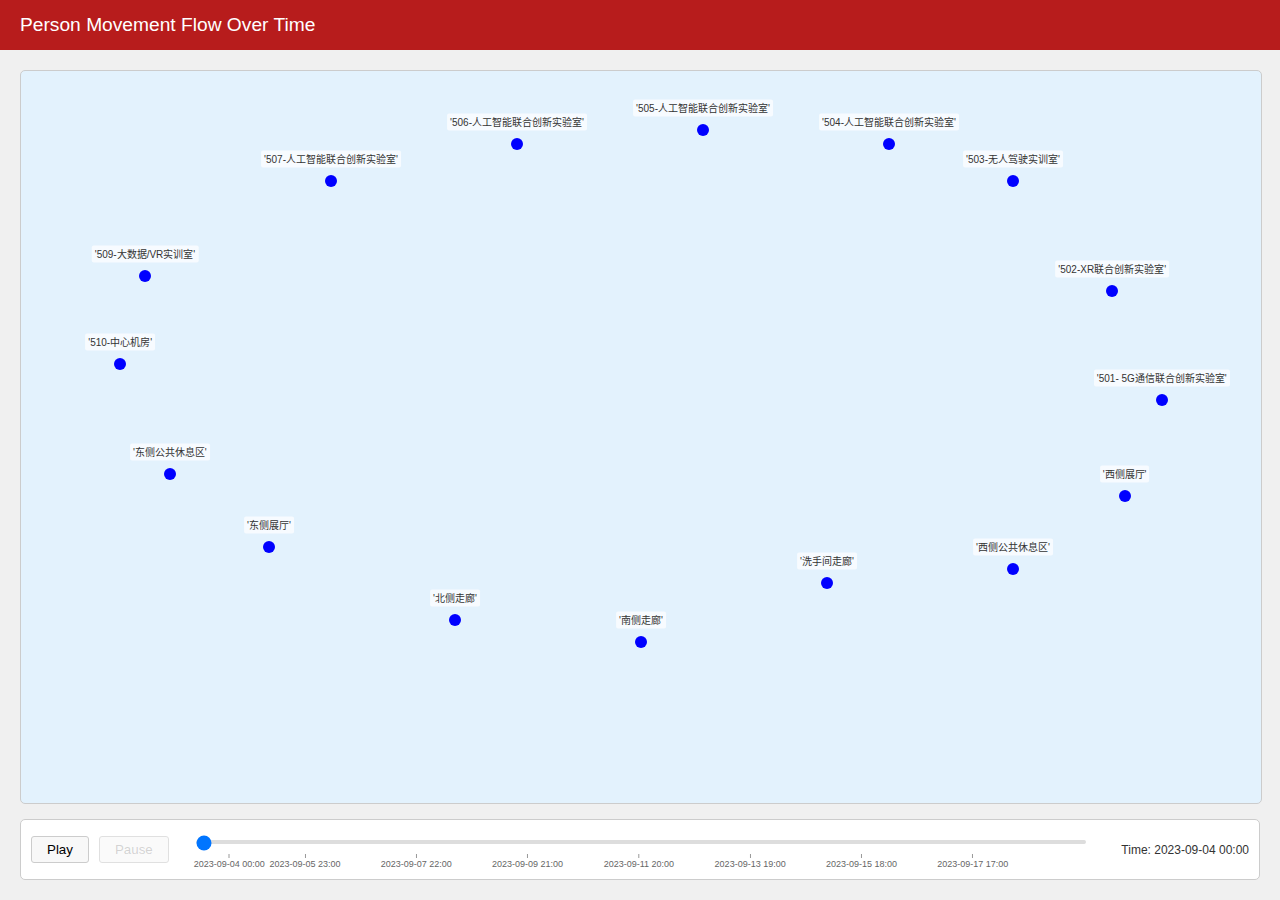
<file: p图/index.html>
<!DOCTYPE html>
<html lang="zh-CN">
<head>
    <meta charset="UTF-8">
    <meta name="viewport" content="width=device-width, initial-scale=1.0">
    <title>Person Movement Flow Over Time</title>
    <link rel="stylesheet" href="style.css">
</head>
<body>
    <div class="header">
        <h1>Person Movement Flow Over Time</h1>
    </div>
    <div class="container">
        <div id="map-container">
            <!-- 地点标记将由 JavaScript 动态添加 -->
        </div>
        <div class="controls">
            <button id="play-button">Play</button>
            <button id="pause-button" disabled>Pause</button>
            <div class="slider-container">
                <input type="range" id="time-slider" min="0" max="1000" value="0">
                <div id="timeline-labels">
                    <!-- 时间标签将由 JavaScript 动态添加 -->
                </div>
            </div>
            <span id="time-display">Time: 2023-09-04 00:00</span>
        </div>
    </div>

    <script src="script.js"></script>
</body>
</html>
</file>
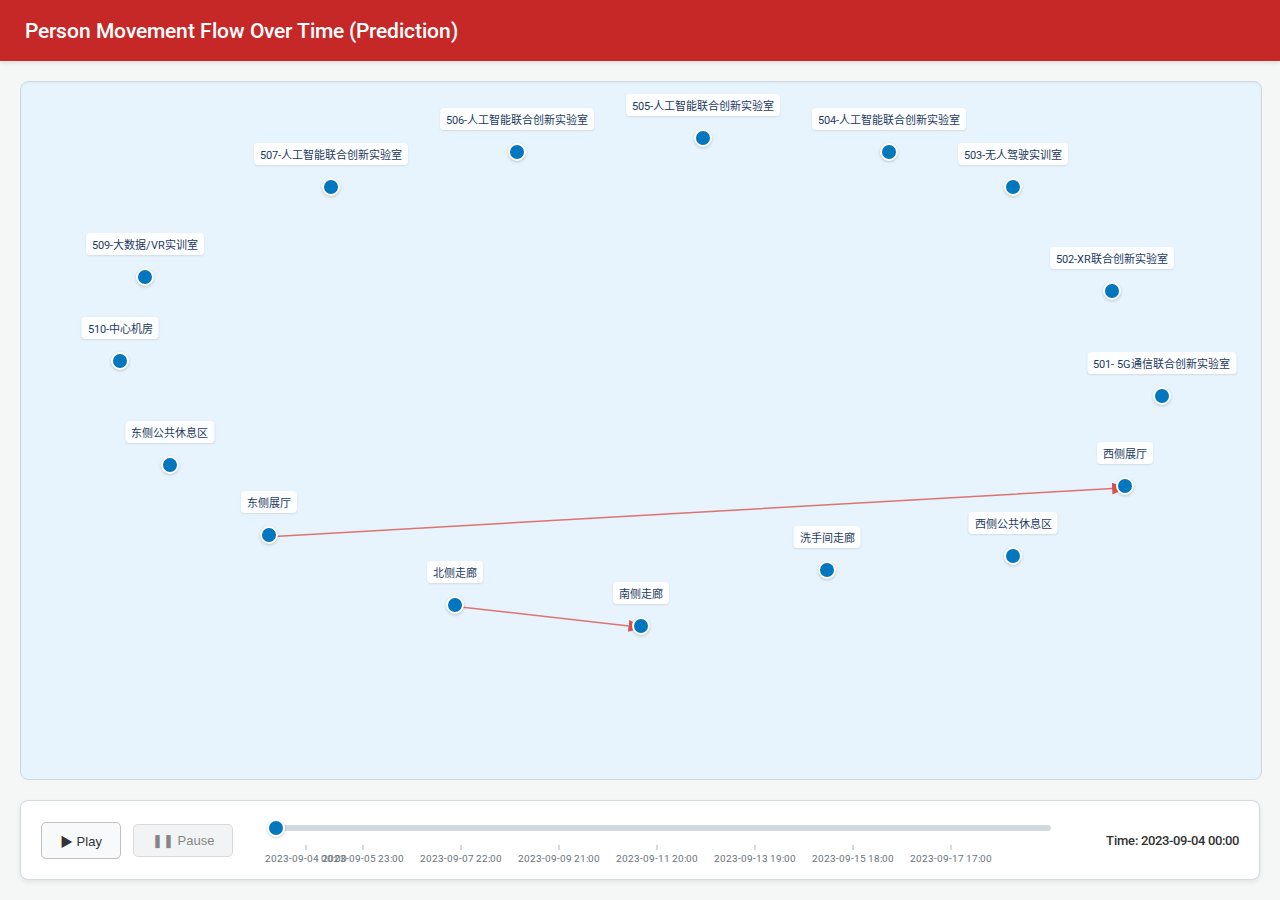
<file: p图/2.0/index.html>
<!DOCTYPE html>
<html lang="zh-CN">
<head>
    <meta charset="UTF-8">
    <meta name="viewport" content="width=device-width, initial-scale=1.0">
    <title>Person Movement Flow Over Time (Enhanced)</title>
    <link rel="stylesheet" href="style.css">
    <!-- Optional: Add a modern font like Roboto from Google Fonts -->
    <link rel="preconnect" href="https://fonts.googleapis.com">
    <link rel="preconnect" href="https://fonts.gstatic.com" crossorigin>
    <link href="https://fonts.googleapis.com/css2?family=Roboto:wght@400;500&display=swap" rel="stylesheet">
</head>
<body>
    <div class="header">
        <h1>Person Movement Flow Over Time (Prediction)</h1>
    </div>
    <div class="container">
        <div id="map-container">
            <svg id="flow-svg" width="100%" height="100%">
                <defs>
                    <!-- Slightly larger arrowhead, reference point adjusted -->
                    <marker id="arrowhead" markerWidth="12" markerHeight="8"
                    refX="9" refY="4" orient="auto" markerUnits="strokeWidth">
                      <!-- Adjusted polygon points for a potentially clearer shape -->
                      <polygon points="0 0, 10 4, 0 8" fill="#d9534f" />
                    </marker>
                  </defs>
            </svg>
            <!-- Points and labels added by JS -->
        </div>
        <div class="controls">
            <button id="play-button">▶ Play</button>
            <button id="pause-button" disabled>❚❚ Pause</button>
            <div class="slider-container">
                <input type="range" id="time-slider" min="0" max="1000" value="0">
                <div id="timeline-labels">
                    <!-- Timeline labels added by JS -->
                </div>
            </div>
            <span id="time-display">Time: 2023-09-04 00:00</span>
        </div>
    </div>

    <script src="script.js"></script>
</body>
</html>
</file>
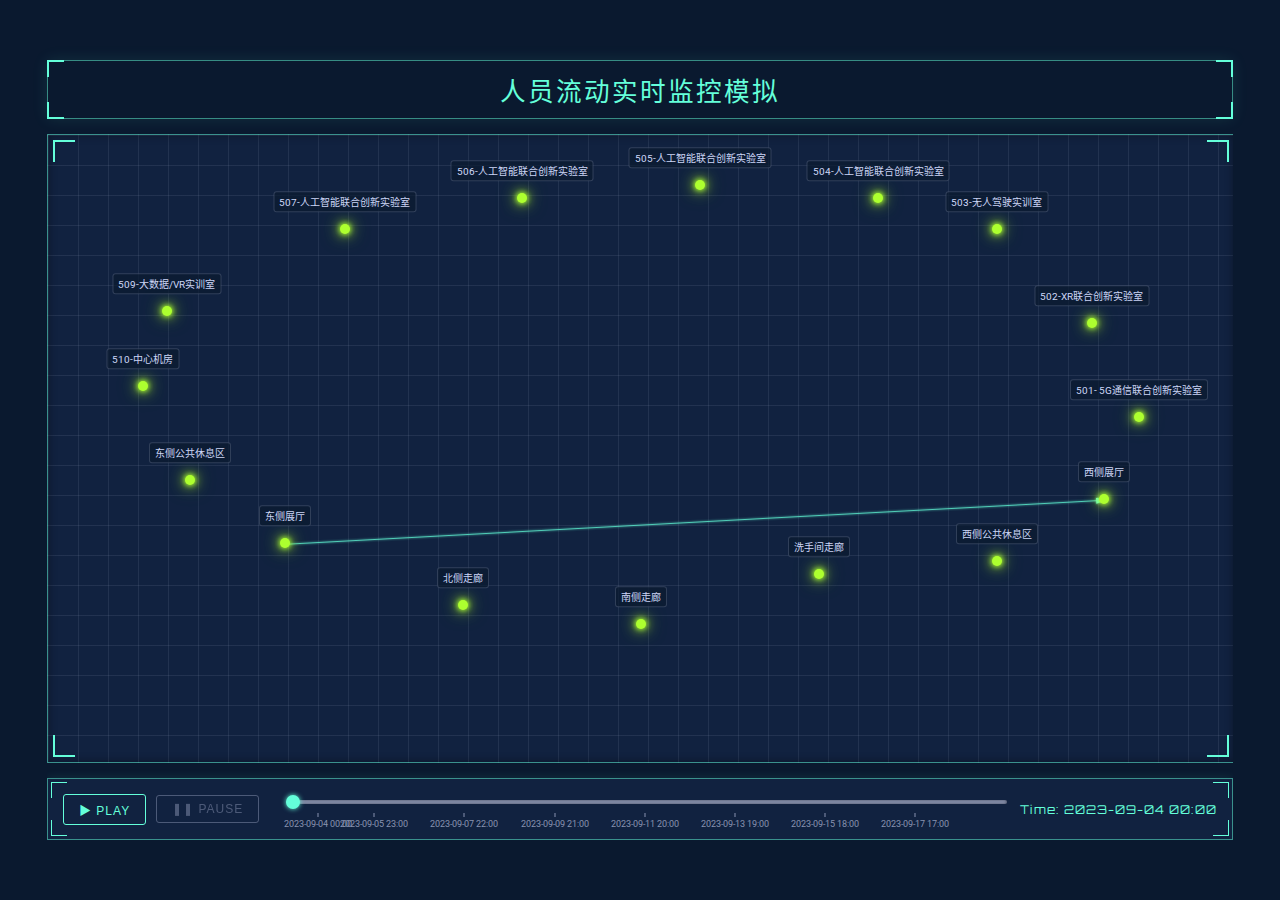
<file: p图/3.0/index.html>
<!DOCTYPE html>
<html lang="zh-CN">
<head>
    <meta charset="UTF-8">
    <meta name="viewport" content="width=device-width, initial-scale=1.0">
    <!-- Changed Title -->
    <title>人员流动实时监控模拟平台</title>
    <link rel="stylesheet" href="style.css">
    <!-- Optional: Use a techy font -->
    <link rel="preconnect" href="https://fonts.googleapis.com">
    <link rel="preconnect" href="https://fonts.gstatic.com" crossorigin>
    <link href="https://fonts.googleapis.com/css2?family=Orbitron:wght@400;500&family=Roboto:wght@400&display=swap" rel="stylesheet">
    <!-- Orbitron for titles, Roboto for body -->
</head>
<body>
    <!-- Added a wrapper for potential full-page background styling -->
    <div class="platform-wrapper">
        <div class="header">
            <!-- Changed Title -->
            <h1>人员流动实时监控模拟</h1>
            <!-- Optional: Add corner brackets like in the example -->
            <div class="header-corners">
                <span class="corner top-left"></span>
                <span class="corner top-right"></span>
                <span class="corner bottom-left"></span>
                <span class="corner bottom-right"></span>
            </div>
        </div>
        <div class="container">
            <div id="map-container">
                 <!-- Map border effect elements -->
                <div class="map-border top-left"></div>
                <div class="map-border top-right"></div>
                <div class="map-border bottom-left"></div>
                <div class="map-border bottom-right"></div>

                <svg id="flow-svg" width="100%" height="100%">
                    <defs>
                        <!-- Adjusted arrowhead for the new style -->
                        <marker id="arrowhead" markerWidth="10" markerHeight="6"
                        refX="8" refY="3" orient="auto" markerUnits="strokeWidth">
                          <!-- Use a brighter, techy color -->
                          <polygon points="0 0, 9 3, 0 6" fill="#00e5ff" />
                        </marker>
                      </defs>
                </svg>
                <!-- Points and labels added by JS -->
            </div>
            <div class="controls">
                 <!-- Control border effect elements -->
                <div class="control-border top-left"></div>
                <div class="control-border top-right"></div>
                <div class="control-border bottom-left"></div>
                <div class="control-border bottom-right"></div>

                <button id="play-button">▶ Play</button>
                <button id="pause-button" disabled>❚❚ Pause</button>
                <div class="slider-container">
                    <input type="range" id="time-slider" min="0" max="1000" value="0">
                    <div id="timeline-labels">
                        <!-- Timeline labels added by JS -->
                    </div>
                </div>
                <span id="time-display">Time: 2023-09-04 00:00</span>
            </div>
        </div>
    </div>
    <script src="script.js"></script>
</body>
</html>
</file>
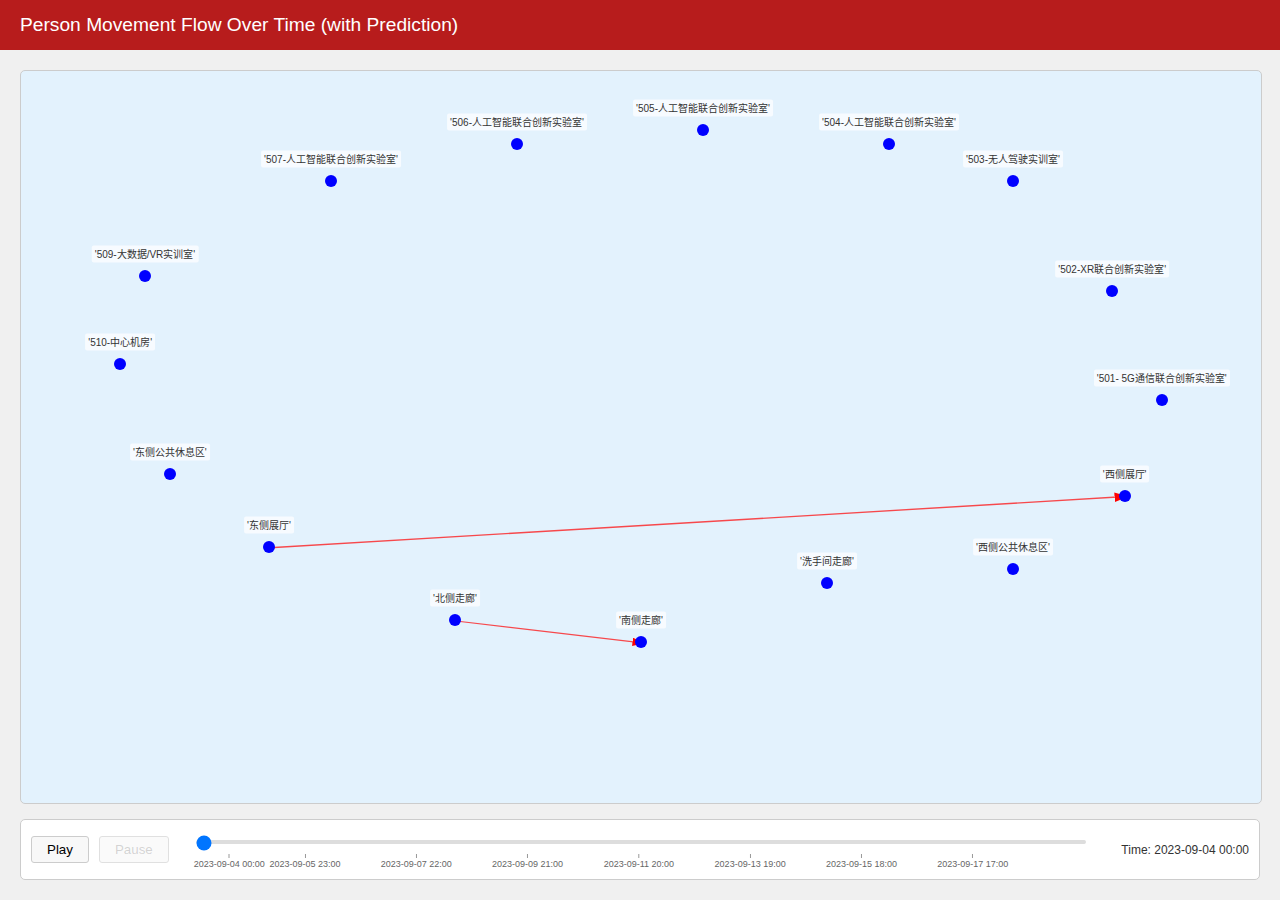
<file: p图/p图修改/index.html>
<!DOCTYPE html>
<html lang="zh-CN">
<head>
    <meta charset="UTF-8">
    <meta name="viewport" content="width=device-width, initial-scale=1.0">
    <title>Person Movement Flow Over Time (with Prediction)</title>
    <link rel="stylesheet" href="style.css">
</head>
<body>
    <div class="header">
        <h1>Person Movement Flow Over Time (with Prediction)</h1>
    </div>
    <div class="container">
        <div id="map-container">
            <!-- SVG Layer for Flow Lines -->
            <svg id="flow-svg" width="100%" height="100%">
                <defs>
                    <marker id="arrowhead" markerWidth="10" markerHeight="7"
                    refX="8" refY="3.5" orient="auto" markerUnits="strokeWidth">
                      <polygon points="0 0, 10 3.5, 0 7" fill="#FF0000" />
                    </marker>
                  </defs>
            </svg>
            <!-- 地点标记将由 JavaScript 动态添加 (保持不变) -->
        </div>
        <div class="controls">
            <!-- 控件保持不变 -->
            <button id="play-button">Play</button>
            <button id="pause-button" disabled>Pause</button>
            <div class="slider-container">
                <input type="range" id="time-slider" min="0" max="1000" value="0">
                <div id="timeline-labels">
                    <!-- 时间标签将由 JavaScript 动态添加 -->
                </div>
            </div>
            <span id="time-display">Time: 2023-09-04 00:00</span>
        </div>
    </div>

    <script src="script.js"></script>
</body>
</html>
</file>
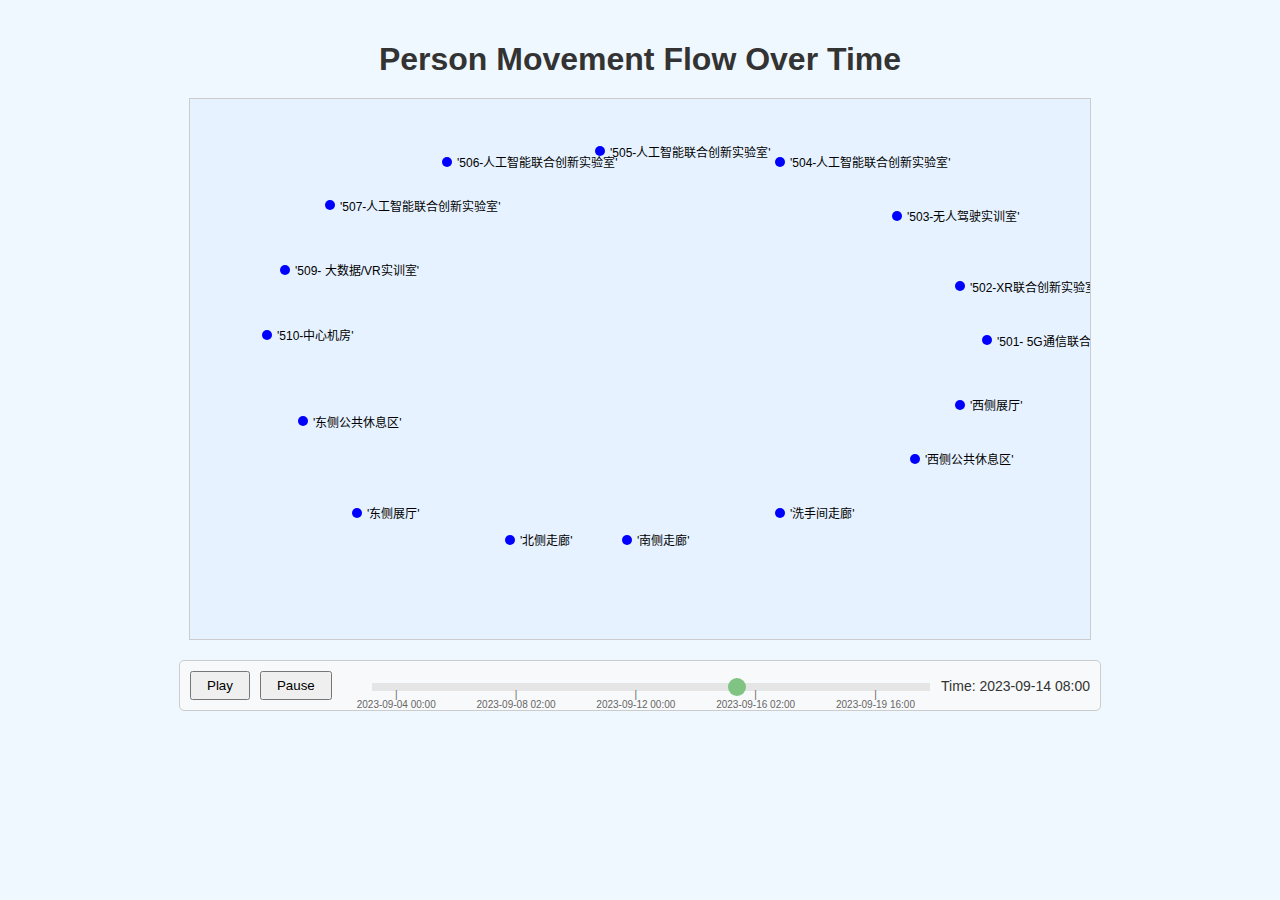
<file: 111.html>
<!DOCTYPE html>
<html lang="zh-CN">
<head>
    <meta charset="UTF-8">
    <meta name="viewport" content="width=device-width, initial-scale=1.0">
    <title>Person Movement Flow Over Time</title>
    <style>
        body {
            font-family: sans-serif;
            background-color: #f0f8ff; /* Light blue background similar to image */
            margin: 0;
            padding: 20px;
            display: flex;
            flex-direction: column;
            align-items: center;
            height: 100vh;
            box-sizing: border-box;
        }
        h1 {
            color: #333;
            margin-bottom: 20px;
        }
        .map-container {
            position: relative;
            width: 80%;
            max-width: 900px;
            height: 60vh; /* Adjust height as needed */
            background-color: #e6f2ff; /* Slightly different blue for contrast */
            border: 1px solid #ccc;
            margin-bottom: 20px;
            overflow: hidden; /* Hide anything outside the bounds */
        }
        .location {
            position: absolute;
            font-size: 12px;
            color: #000;
            display: flex;
            align-items: center;
            white-space: nowrap; /* Prevent text wrapping */
        }
        .location::before {
            content: '';
            display: inline-block;
            width: 10px;
            height: 10px;
            background-color: blue;
            border-radius: 50%;
            margin-right: 5px;
        }
        /* Approximate positions based on the image (top, left percentages) */
        #loc-507 { top: 18%; left: 15%; }
        #loc-509 { top: 30%; left: 10%; }
        #loc-510 { top: 42%; left: 8%; }
        #loc-east-rest { top: 58%; left: 12%; }
        #loc-east-hall { top: 75%; left: 18%; }
        #loc-north-corridor { top: 80%; left: 35%; }
        #loc-south-corridor { top: 80%; left: 48%; }
        #loc-washroom { top: 75%; left: 65%; }
        #loc-west-rest { top: 65%; left: 80%; }
        #loc-west-hall { top: 55%; left: 85%; }
        #loc-501 { top: 43%; left: 88%; }
        #loc-502 { top: 33%; left: 85%; }
        #loc-503 { top: 20%; left: 78%; }
        #loc-504 { top: 10%; left: 65%; }
        #loc-505 { top: 8%; left: 45%; }
        #loc-506 { top: 10%; left: 28%; }

        .controls {
            display: flex;
            align-items: center;
            justify-content: center;
            width: 80%;
            max-width: 900px;
            padding: 10px;
            background-color: #f8f9fa;
            border: 1px solid #ccc;
            border-radius: 5px;
        }
        .controls button {
            padding: 5px 15px;
            margin-right: 10px;
            cursor: pointer;
        }
        .timeline-slider {
            flex-grow: 1;
            margin: 0 15px;
            cursor: pointer;
            /* Basic styling for range input */
            appearance: none;
            width: 100%;
            height: 8px;
            background: #ddd;
            outline: none;
            opacity: 0.7;
            transition: opacity .2s;
        }
        .timeline-slider:hover {
            opacity: 1;
        }
        .timeline-slider::-webkit-slider-thumb {
            appearance: none;
            width: 18px;
            height: 18px;
            background: #4CAF50; /* Green thumb */
            border-radius: 50%;
            cursor: pointer;
        }
        .timeline-slider::-moz-range-thumb {
            width: 18px;
            height: 18px;
            background: #4CAF50;
            border-radius: 50%;
            cursor: pointer;
            border: none;
        }
        .time-display {
            font-size: 14px;
            color: #333;
            min-width: 160px; /* Ensure space for time */
            text-align: right;
        }

        /* Add timeline ticks visually (simplified) */
        .timeline-container {
            position: relative;
            flex-grow: 1;
            margin: 0 15px;
        }
         .timeline-ticks {
            position: absolute;
            bottom: -15px; /* Position below the slider */
            left: 0;
            right: 0;
            display: flex;
            justify-content: space-between;
            font-size: 10px;
            color: #666;
            pointer-events: none; /* Make ticks non-interactive */
         }
         .timeline-ticks span {
             position: relative;
         }
        .timeline-ticks span::before {
             content: '|';
             position: absolute;
             top: -10px; /* Position above the text */
             left: 50%;
             transform: translateX(-50%);
         }

    </style>
</head>
<body>

    <h1>Person Movement Flow Over Time</h1>

    <div class="map-container">
        <!-- Location points based on the image -->
        <div class="location" id="loc-507">'507-人工智能联合创新实验室'</div>
        <div class="location" id="loc-506">'506-人工智能联合创新实验室'</div>
        <div class="location" id="loc-505">'505-人工智能联合创新实验室'</div>
        <div class="location" id="loc-504">'504-人工智能联合创新实验室'</div>
        <div class="location" id="loc-503">'503-无人驾驶实训室'</div>
        <div class="location" id="loc-502">'502-XR联合创新实验室'</div>
        <div class="location" id="loc-501">'501- 5G通信联合创新实验室'</div>
        <div class="location" id="loc-west-hall">'西侧展厅'</div>
        <div class="location" id="loc-west-rest">'西侧公共休息区'</div>
        <div class="location" id="loc-washroom">'洗手间走廊'</div>
        <div class="location" id="loc-south-corridor">'南侧走廊'</div>
        <div class="location" id="loc-north-corridor">'北侧走廊'</div>
        <div class="location" id="loc-east-hall">'东侧展厅'</div>
        <div class="location" id="loc-east-rest">'东侧公共休息区'</div>
        <div class="location" id="loc-510">'510-中心机房'</div>
        <div class="location" id="loc-509">'509- 大数据/VR实训室'</div>
    </div>

    <div class="controls">
        <button id="play-button">Play</button>
        <button id="pause-button">Pause</button>
        <div class="timeline-container">
             <input type="range" id="timeline" class="timeline-slider" min="0" max="100" value="50">
             <!-- Simplified tick marks representation -->
             <div class="timeline-ticks">
                <span>2023-09-04 00:00</span>
                <span>2023-09-08 02:00</span>
                <span>2023-09-12 00:00</span>
                <span>2023-09-16 02:00</span>
                <span>2023-09-19 16:00</span>
            </div>
         </div>
        <div class="time-display" id="time-display">Time: 2023-09-14 08:00</div>
    </div>

    <!-- JavaScript would be needed here to make the controls and timeline functional -->
    <script>
        // Basic placeholder for functionality
        const slider = document.getElementById('timeline');
        const timeDisplay = document.getElementById('time-display');
        const playButton = document.getElementById('play-button');
        const pauseButton = document.getElementById('pause-button');

        // Example: Update time display when slider changes (this needs proper date calculation)
        slider.addEventListener('input', () => {
            // This is just a placeholder value update, not linked to actual time
            // A real implementation would map slider value to the date range
             const startTime = new Date('2023-09-04T00:00:00').getTime();
             const endTime = new Date('2023-09-19T16:00:00').getTime();
             const totalDuration = endTime - startTime;
             const currentTime = startTime + (totalDuration * (slider.value / 100));
             const currentDate = new Date(currentTime);

             // Format the date and time similar to the image
            const formattedDate = currentDate.toISOString().slice(0, 10);
             const formattedTime = currentDate.toTimeString().slice(0, 5); // HH:MM
             timeDisplay.textContent = `Time: ${formattedDate} ${formattedTime}`;

            console.log(`Slider value changed to: ${slider.value}`);
            // In a real application, you would trigger data updates/animations here
        });

        playButton.addEventListener('click', () => {
            console.log('Play button clicked');
            // Add logic to start animation/time progression
        });

        pauseButton.addEventListener('click', () => {
            console.log('Pause button clicked');
            // Add logic to stop animation/time progression
        });

         // Set initial slider value based on displayed time (approximate)
         const initialDisplayTime = new Date('2023-09-14T08:00:00').getTime();
         const startTime = new Date('2023-09-04T00:00:00').getTime();
         const endTime = new Date('2023-09-19T16:00:00').getTime();
         const totalDuration = endTime - startTime;
         const initialProgress = (initialDisplayTime - startTime) / totalDuration;
         slider.value = Math.round(initialProgress * 100);


    </script>

</body>
</html>
</file>
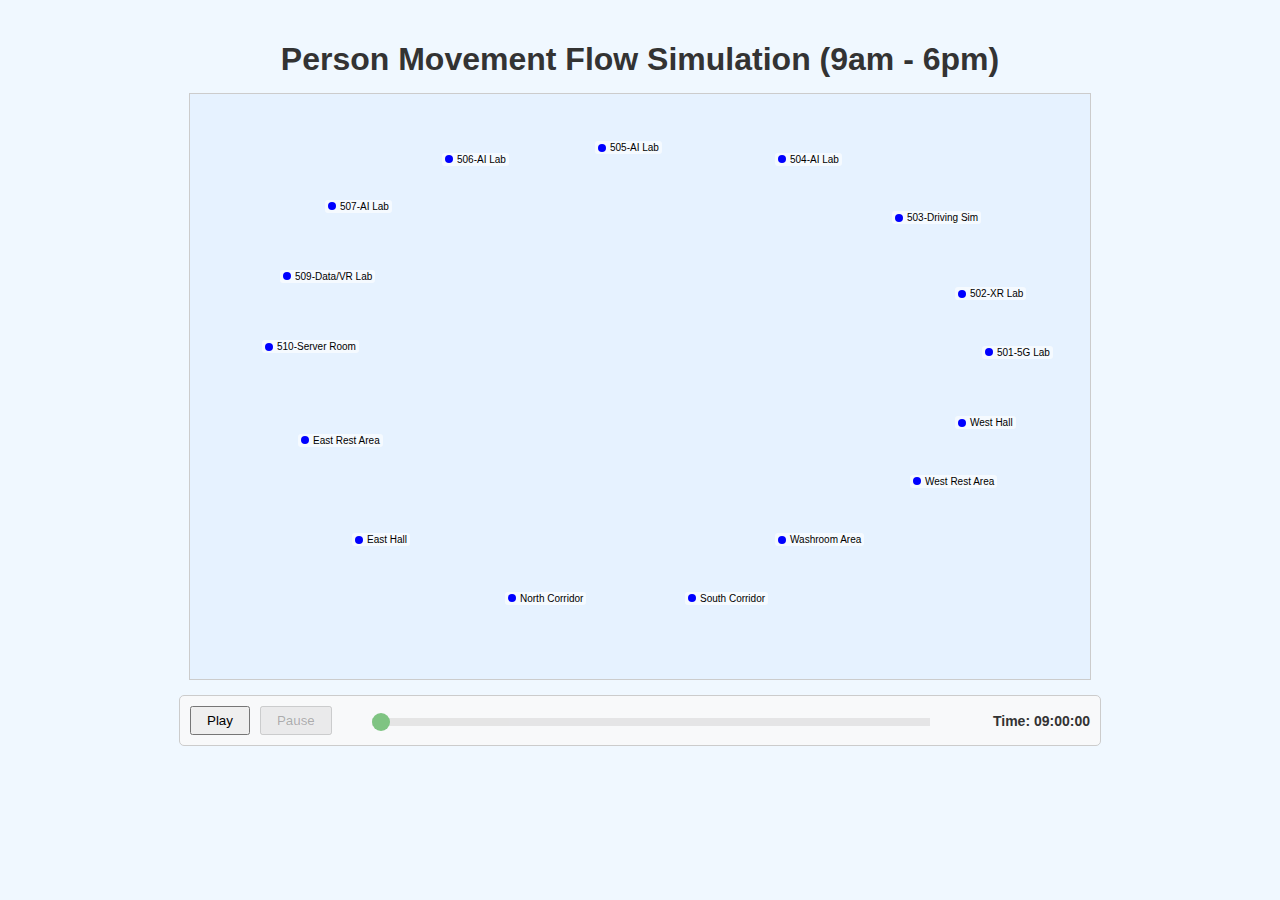
<file: 112.html>
<!DOCTYPE html>
<html lang="zh-CN">
<head>
    <meta charset="UTF-8">
    <meta name="viewport" content="width=device-width, initial-scale=1.0">
    <title>Person Movement Flow Simulation</title>
    <style>
        body {
            font-family: sans-serif;
            background-color: #f0f8ff;
            margin: 0;
            padding: 20px;
            display: flex;
            flex-direction: column;
            align-items: center;
            height: 100vh;
            box-sizing: border-box;
            overflow: hidden; /* Prevent scrollbars if content overflows slightly */
        }
        h1 {
            color: #333;
            margin-bottom: 15px;
        }
        .map-container {
            position: relative;
            width: 90%;
            max-width: 900px;
            height: 65vh; /* Increased height slightly */
            background-color: #e6f2ff;
            border: 1px solid #ccc;
            margin-bottom: 15px;
            overflow: hidden;
        }
        .location {
            position: absolute;
            font-size: 10px; /* Smaller font for less overlap */
            color: #000;
            display: flex;
            align-items: center;
            white-space: nowrap;
            background-color: rgba(255, 255, 255, 0.6); /* Slight background for readability */
            padding: 1px 3px;
            border-radius: 3px;
            z-index: 1; /* Locations above people */
        }
        .location::before {
            content: '';
            display: inline-block;
            width: 8px; /* Smaller dot */
            height: 8px;
            background-color: blue;
            border-radius: 50%;
            margin-right: 4px;
        }

        /* --- Precise Coordinates (Adjust these based on visual layout) --- */
        /* Format: [top%, left%] */
        /* These need careful adjustment in the browser's developer tools */
        #loc-507 { top: 18%; left: 15%; }
        #loc-509 { top: 30%; left: 10%; }
        #loc-510 { top: 42%; left: 8%; }
        #loc-east-rest { top: 58%; left: 12%; }
        #loc-east-hall { top: 75%; left: 18%; }
        #loc-north-corridor { top: 85%; left: 35%; } /* Adjusted for pathing */
        #loc-south-corridor { top: 85%; left: 55%; } /* Adjusted for pathing */
        #loc-washroom { top: 75%; left: 65%; }
        #loc-west-rest { top: 65%; left: 80%; }
        #loc-west-hall { top: 55%; left: 85%; }
        #loc-501 { top: 43%; left: 88%; }
        #loc-502 { top: 33%; left: 85%; }
        #loc-503 { top: 20%; left: 78%; }
        #loc-504 { top: 10%; left: 65%; }
        #loc-505 { top: 8%; left: 45%; }
        #loc-506 { top: 10%; left: 28%; }
        /* --- End Coordinates --- */

        #people-container {
            position: absolute;
            top: 0;
            left: 0;
            width: 100%;
            height: 100%;
            pointer-events: none; /* Allow clicking through people to map if needed */
            z-index: 2; /* People above locations? Or below (z-index: 0)? Let's try above */
        }

        .person {
            position: absolute;
            width: 10px;
            height: 10px;
            border-radius: 50%;
            background-color: red;
            opacity: 0.8;
            /* Transition for smooth movement */
            transition: top 1s linear, left 1s linear;
            /* Offset to center the dot on the location */
            transform: translate(-50%, -50%);
        }

        .controls {
            display: flex;
            align-items: center;
            justify-content: center;
            width: 90%;
            max-width: 900px;
            padding: 10px;
            background-color: #f8f9fa;
            border: 1px solid #ccc;
            border-radius: 5px;
        }
        .controls button {
            padding: 5px 15px;
            margin-right: 10px;
            cursor: pointer;
        }
        .timeline-slider {
            flex-grow: 1;
            margin: 0 15px;
            cursor: pointer;
            appearance: none;
            width: 100%;
            height: 8px;
            background: #ddd;
            outline: none;
            opacity: 0.7;
            transition: opacity .2s;
        }
        .timeline-slider:hover {
            opacity: 1;
        }
        .timeline-slider::-webkit-slider-thumb {
            appearance: none;
            width: 18px;
            height: 18px;
            background: #4CAF50;
            border-radius: 50%;
            cursor: pointer;
        }
        .timeline-slider::-moz-range-thumb {
            width: 18px;
            height: 18px;
            background: #4CAF50;
            border-radius: 50%;
            cursor: pointer;
            border: none;
        }
        .time-display {
            font-size: 14px;
            color: #333;
            min-width: 160px;
            text-align: right;
            font-weight: bold;
        }
        /* Simple Ticks - consider removing if too cluttered */
        .timeline-container { position: relative; flex-grow: 1; margin: 0 15px; }
        .timeline-ticks { /* ... existing style ... */ display: none; /* Hide ticks for cleaner look */}

    </style>
</head>
<body>

    <h1>Person Movement Flow Simulation (9am - 6pm)</h1>

    <div class="map-container" id="map">
        <div id="people-container">
            <!-- People dots will be added here by JavaScript -->
        </div>

        <!-- Location points -->
        <div class="location" id="loc-507" data-name="'507-人工智能联合创新实验室'" data-type="lab">507-AI Lab</div>
        <div class="location" id="loc-506" data-name="'506-人工智能联合创新实验室'" data-type="lab">506-AI Lab</div>
        <div class="location" id="loc-505" data-name="'505-人工智能联合创新实验室'" data-type="lab">505-AI Lab</div>
        <div class="location" id="loc-504" data-name="'504-人工智能联合创新实验室'" data-type="lab">504-AI Lab</div>
        <div class="location" id="loc-503" data-name="'503-无人驾驶实训室'" data-type="lab">503-Driving Sim</div>
        <div class="location" id="loc-502" data-name="'502-XR联合创新实验室'" data-type="lab">502-XR Lab</div>
        <div class="location" id="loc-501" data-name="'501- 5G通信联合创新实验室'" data-type="lab">501-5G Lab</div>
        <div class="location" id="loc-509" data-name="'509- 大数据/VR实训室'" data-type="lab">509-Data/VR Lab</div>
        <div class="location" id="loc-510" data-name="'510-中心机房'" data-type="utility">510-Server Room</div>
        <div class="location" id="loc-east-rest" data-name="'东侧公共休息区'" data-type="rest">East Rest Area</div>
        <div class="location" id="loc-west-rest" data-name="'西侧公共休息区'" data-type="rest">West Rest Area</div>
        <div class="location" id="loc-washroom" data-name="'洗手间走廊'" data-type="utility">Washroom Area</div>
        <div class="location" id="loc-east-hall" data-name="'东侧展厅'" data-type="hall">East Hall</div>
        <div class="location" id="loc-west-hall" data-name="'西侧展厅'" data-type="hall">West Hall</div>
        <div class="location" id="loc-north-corridor" data-name="'北侧走廊'" data-type="corridor">North Corridor</div>
        <div class="location" id="loc-south-corridor" data-name="'南侧走廊'" data-type="corridor">South Corridor</div>
    </div>

    <div class="controls">
        <button id="play-button">Play</button>
        <button id="pause-button" disabled>Pause</button>
        <div class="timeline-container">
             <input type="range" id="timeline" class="timeline-slider" min="0" max="1000" value="0">
             <!-- Ticks removed for simplicity -->
        </div>
        <div class="time-display" id="time-display">Time: 09:00:00</div>
    </div>

    <script>
        // --- Simulation Parameters ---
        const SIM_START_HOUR = 9;
        const SIM_END_HOUR = 18;
        const SIM_DURATION_HOURS = SIM_END_HOUR - SIM_START_HOUR;
        const SIM_DURATION_SECONDS = SIM_DURATION_HOURS * 3600;
        const UPDATE_INTERVAL_MS = 100; // Update simulation every 100ms (10 times per real second)
        const TIME_MULTIPLIER = 60; // Each real second simulates 60 seconds (1 minute)
        const NUM_PEOPLE = 15; // Number of people to simulate
        const MOVEMENT_DURATION_SECONDS = 1; // How long the CSS transition takes

        // --- DOM Elements ---
        const mapContainer = document.getElementById('map');
        const peopleContainer = document.getElementById('people-container');
        const playButton = document.getElementById('play-button');
        const pauseButton = document.getElementById('pause-button');
        const slider = document.getElementById('timeline');
        const timeDisplay = document.getElementById('time-display');

        // --- State Variables ---
        let locations = {}; // Will store { id: { name, type, x, y, element } }
        let people = []; // Will store person objects { id, element, currentLocationId, destinationLocationId, state, moveStartTime, moveEndTime }
        let currentSimTimeSeconds = 0; // Seconds elapsed since SIM_START_HOUR
        let isPlaying = false;
        let timerId = null;

        // --- Helper Functions ---
        function formatTime(totalSeconds) {
            const hours = SIM_START_HOUR + Math.floor(totalSeconds / 3600);
            const minutes = Math.floor((totalSeconds % 3600) / 60);
            const seconds = Math.floor(totalSeconds % 60);
            return `Time: ${String(hours).padStart(2, '0')}:${String(minutes).padStart(2, '0')}:${String(seconds).padStart(2, '0')}`;
        }

        function getRandomElement(arr) {
            return arr[Math.floor(Math.random() * arr.length)];
        }

        // --- Initialization ---
        function initialize() {
            // 1. Get Location Data
            const locationElements = mapContainer.querySelectorAll('.location');
            locationElements.forEach(el => {
                const id = el.id;
                // Use getBoundingClientRect relative to the map container for more accuracy
                const mapRect = mapContainer.getBoundingClientRect();
                const elRect = el.getBoundingClientRect();
                const x = ((elRect.left + elRect.width / 2) - mapRect.left) / mapRect.width * 100; // %
                const y = ((elRect.top + elRect.height / 2) - mapRect.top) / mapRect.height * 100; // %

                locations[id] = {
                    id: id,
                    name: el.dataset.name || id,
                    type: el.dataset.type || 'unknown',
                    x: x, // Percentage
                    y: y, // Percentage
                    element: el
                };
            });

            // 2. Create People
            const locationIds = Object.keys(locations);
            const startLocations = locationIds.filter(id => ['hall', 'lab'].includes(locations[id].type)); // Start in halls or labs
            if (startLocations.length === 0) startLocations.push(locationIds[0]); // Fallback

            for (let i = 0; i < NUM_PEOPLE; i++) {
                const personId = `person-${i}`;
                const startLocId = getRandomElement(startLocations);
                const startLoc = locations[startLocId];

                const personElement = document.createElement('div');
                personElement.id = personId;
                personElement.className = 'person';
                personElement.style.left = `${startLoc.x}%`;
                personElement.style.top = `${startLoc.y}%`;
                 // Assign random colors
                 personElement.style.backgroundColor = `hsl(${Math.random() * 360}, 70%, 50%)`;


                peopleContainer.appendChild(personElement);

                people.push({
                    id: personId,
                    element: personElement,
                    currentLocationId: startLocId,
                    destinationLocationId: null,
                    state: 'idle', // 'idle' or 'moving'
                    idleUntil: Math.random() * 600, // Start idle for 0-10 simulated minutes
                    moveStartTime: 0,
                    moveEndTime: 0,
                });
            }

            // 3. Setup Controls
            playButton.addEventListener('click', playSimulation);
            pauseButton.addEventListener('click', pauseSimulation);
            slider.addEventListener('input', handleSliderChange);
            slider.max = SIM_DURATION_SECONDS; // Set slider max value
            slider.value = 0;
            timeDisplay.textContent = formatTime(0);
        }

        // --- Predictive Movement Logic ---
        function getNextDestination(person) {
            const currentLoc = locations[person.currentLocationId];
            const currentHour = SIM_START_HOUR + Math.floor(currentSimTimeSeconds / 3600);
            const possibleDestinations = Object.values(locations);

            let targetType = 'lab'; // Default

            // Simple Time-Based Logic:
            if (currentHour >= 9 && currentHour < 12) { // Morning: Labs, maybe corridors/washroom
                if (currentLoc.type === 'lab' && Math.random() < 0.1) { // Small chance to move from lab
                     targetType = getRandomElement(['lab', 'corridor', 'rest', 'washroom']);
                } else if (currentLoc.type !== 'lab') {
                    targetType = 'lab'; // Go to lab if not already there
                }
            } else if (currentHour >= 12 && currentHour < 14) { // Lunchtime: Rest areas, halls
                 if (Math.random() < 0.6) { // Higher chance to move
                     targetType = getRandomElement(['rest', 'hall', 'corridor', 'washroom']);
                 } else {
                      targetType = currentLoc.type; // Stay put sometimes
                 }
            } else if (currentHour >= 14 && currentHour < 17) { // Afternoon: Labs, maybe corridors/washroom
                 if (currentLoc.type === 'lab' && Math.random() < 0.15) { // Slightly higher chance to move
                     targetType = getRandomElement(['lab', 'corridor', 'rest', 'washroom']);
                 } else if (currentLoc.type !== 'lab' && currentLoc.type !== 'utility') {
                    targetType = 'lab';
                 }
            } else if (currentHour >= 17 && currentHour < 18) { // End of Day: Halls, corridors (leaving)
                if (Math.random() < 0.5) {
                    targetType = getRandomElement(['hall', 'corridor']);
                } else {
                     targetType = currentLoc.type; // Stay put sometimes
                }
            }

             // Filter locations by target type, exclude current location and utility rooms unless specifically targeted
            let potentialDests = possibleDestinations.filter(loc =>
                loc.id !== person.currentLocationId &&
                (loc.type === targetType || (targetType === 'washroom' && loc.type ==='utility')) && // Allow targeting washroom specifically
                (loc.type !== 'utility' || targetType === 'washroom') // Avoid other utility unless specified
             );

            // If no destination of target type, try any non-utility, non-current location
            if (potentialDests.length === 0) {
                 potentialDests = possibleDestinations.filter(loc => loc.id !== person.currentLocationId && loc.type !== 'utility');
             }

             // If still no destination, stay put (should rarely happen)
            if (potentialDests.length === 0) {
                 return person.currentLocationId;
             }

            return getRandomElement(potentialDests).id;
        }


        //
</file>
<file: p图/style.css>
body {
    font-family: sans-serif;
    margin: 0;
    padding: 0;
    background-color: #f0f0f0; /* 页面的浅灰色背景 */
    display: flex;
    flex-direction: column;
    height: 100vh;
}

.header {
    background-color: #b71c1c; /* 图片顶部的深红色 */
    color: white;
    padding: 5px 20px; /* 稍微调整内边距 */
    text-align: left; /* 标题靠左 */
    height: 40px; /* 调整头部高度 */
    display: flex;
    align-items: center; /* 垂直居中标题 */
    flex-shrink: 0;
}

.header h1 {
    margin: 0;
    font-size: 1.2em; /* 调整标题大小 */
    font-weight: normal;
}


.container {
    flex-grow: 1;
    padding: 20px;
    display: flex;
    flex-direction: column;
    overflow: hidden; /* 防止内容溢出 */
    box-sizing: border-box;
}

#map-container {
    position: relative;
    width: 100%;
    flex-grow: 1; /* 占据剩余空间 */
    background-color: #e3f2fd; /* 浅蓝色背景 */
    border: 1px solid #ccc;
    border-radius: 5px;
    margin-bottom: 15px;
    min-height: 400px; /* 保证一个最小高度 */
}

.location-point {
    position: absolute;
    width: 12px; /* 点的大小 */
    height: 12px; /* 点的大小 */
    background-color: blue;
    border-radius: 50%;
    transform: translate(-50%, -50%); /* 使坐标点位于圆心 */
    cursor: default;
}

.location-label {
    position: absolute;
    transform: translate(-50%, -180%); /* 定位在点的正上方 */
    white-space: nowrap; /* 防止标签换行 */
    font-size: 10px; /* 调整标签字体大小 */
    color: #333;
    background-color: rgba(255, 255, 255, 0.7); /* 轻微背景提高可读性 */
    padding: 1px 3px;
    border-radius: 2px;
}

.controls {
    display: flex;
    align-items: center;
    padding: 10px;
    background-color: #fff;
    border: 1px solid #ccc;
    border-radius: 5px;
    flex-shrink: 0; /* 防止控件区域被压缩 */
}

.controls button {
    padding: 5px 15px;
    margin-right: 10px;
    cursor: pointer;
    border: 1px solid #ccc;
    background-color: #f8f8f8;
    border-radius: 3px;
}
.controls button:disabled {
    cursor: not-allowed;
    opacity: 0.6;
}

.slider-container {
    flex-grow: 1;
    margin: 0 15px;
    position: relative;
    padding-bottom: 20px; /* 为时间标签留出空间 */
}

#time-slider {
    width: 100%;
    cursor: pointer;
    margin-bottom: 5px; /* 滑块和标签之间的距离 */
}

/* --- 时间轴标签样式 --- */
#timeline-labels {
    position: absolute;
    bottom: 0;
    left: 0;
    width: 100%;
    display: flex;
    justify-content: space-between;
    font-size: 9px;
    color: #666;
    pointer-events: none; /* 防止标签干扰滑块操作 */
}

#timeline-labels span {
    display: inline-block;
    text-align: center;
    position: relative; /* 用于定位刻度线 */
    padding-top: 5px; /* 与刻度线的距离 */
}
/* 添加小刻度线 */
#timeline-labels span::before {
    content: '';
    position: absolute;
    top: 0;
    left: 50%;
    transform: translateX(-50%);
    width: 1px;
    height: 4px;
    background-color: #999;
}


#time-display {
    font-size: 12px;
    color: #333;
    min-width: 150px; /* 保证足够宽度显示时间 */
    text-align: right;
    white-space: nowrap;
}

/* 自定义滑块样式 (可选, 浏览器兼容性可能不同) */
#time-slider::-webkit-slider-runnable-track {
  height: 4px;
  background: #ddd;
  border: none;
  border-radius: 3px;
}

#time-slider::-webkit-slider-thumb {
  -webkit-appearance: none;
  appearance: none;
  width: 14px;
  height: 14px;
  background: #0d47a1; /* 深蓝色滑块 */
  border-radius: 50%;
  cursor: pointer;
  margin-top: -5px; /* 使滑块垂直居中于轨道 */
}

#time-slider::-moz-range-track {
  height: 4px;
  background: #ddd;
  border: none;
  border-radius: 3px;
}

#time-slider::-moz-range-thumb {
  width: 14px;
  height: 14px;
  background: #0d47a1;
  border-radius: 50%;
  border: none;
  cursor: pointer;
}
</file>
<file: p图/2.0/style.css>
/* --- Base Styles --- */
body {
    font-family: 'Roboto', sans-serif; /* Use Roboto, fallback to sans-serif */
    margin: 0;
    padding: 0;
    background-color: #f4f7f6; /* Softer page background */
    display: flex;
    flex-direction: column;
    height: 100vh;
    color: #333; /* Default text color */
}

/* --- Header --- */
.header {
    background-color: #c62828; /* Slightly less intense red */
    color: white;
    padding: 8px 25px; /* Adjusted padding */
    text-align: left;
    height: 45px;
    display: flex;
    align-items: center;
    flex-shrink: 0;
    box-shadow: 0 2px 4px rgba(0,0,0,0.1); /* Subtle shadow */
}

.header h1 {
    margin: 0;
    font-size: 1.3em;
    font-weight: 500; /* Medium weight */
}

/* --- Main Container --- */
.container {
    flex-grow: 1;
    padding: 20px;
    display: flex;
    flex-direction: column;
    overflow: hidden;
    box-sizing: border-box;
}

/* --- Map --- */
#map-container {
    position: relative;
    width: 100%;
    flex-grow: 1;
    background-color: #e8f4fd; /* Slightly different light blue */
    border: 1px solid #d1d9e0; /* Softer border */
    border-radius: 8px; /* Rounded corners */
    margin-bottom: 20px;
    min-height: 400px;
    overflow: hidden;
    box-shadow: inset 0 1px 3px rgba(0,0,0,0.05); /* Subtle inset shadow */
}

/* --- SVG Layer & Flow Lines --- */
#flow-svg {
    position: absolute;
    top: 0;
    left: 0;
    width: 100%;
    height: 100%;
    z-index: 5;
    pointer-events: none;
}

.flow-line {
    stroke: #d9534f; /* Bootstrap's danger red - softer */
    stroke-opacity: 0.8; /* Slightly more opaque */
    stroke-linecap: round; /* Smoother line ends */
    transition: stroke-width 0.15s ease-out;
}

/* Update arrowhead fill color */
#arrowhead polygon {
    fill: #d9534f;
}


/* --- Location Points --- */
.location-point {
    position: absolute;
    width: 14px; /* Slightly larger */
    height: 14px;
    background-color: #0277bd; /* A richer blue */
    border: 2px solid white; /* White border for contrast */
    border-radius: 50%;
    transform: translate(-50%, -50%);
    cursor: default;
    z-index: 10;
    box-shadow: 0 1px 3px rgba(0,0,0,0.2); /* Subtle shadow for depth */
    transition: transform 0.1s ease-in-out;
}
/* Optional: Hover effect for points */
/* .location-point:hover {
    transform: translate(-50%, -50%) scale(1.1);
} */

/* --- Location Labels --- */
.location-label {
    position: absolute;
    transform: translate(-50%, -200%); /* Move further above the point */
    white-space: nowrap;
    font-size: 11px; /* Slightly larger font */
    color: #1f3a5f; /* Darker blue text */
    background-color: rgba(255, 255, 255, 0.85); /* More opaque background */
    padding: 3px 6px; /* More padding */
    border-radius: 4px; /* Rounded corners for tag look */
    z-index: 15;
    pointer-events: none;
    box-shadow: 0 1px 2px rgba(0,0,0,0.1); /* Subtle shadow */
}

/* --- Controls Area --- */
.controls {
    display: flex;
    align-items: center;
    padding: 15px 20px;
    background-color: #ffffff;
    border: 1px solid #d1d9e0;
    border-radius: 8px;
    flex-shrink: 0;
    box-shadow: 0 2px 5px rgba(0,0,0,0.08);
}

/* --- Buttons --- */
.controls button {
    padding: 8px 18px;
    margin-right: 12px;
    cursor: pointer;
    border: 1px solid #c0c0c0;
    background-color: #f8f9fa; /* Light grey background */
    color: #333;
    border-radius: 5px;
    font-size: 13px;
    font-weight: 500;
    transition: background-color 0.2s ease, box-shadow 0.2s ease;
}

.controls button:hover {
    background-color: #e9ecef; /* Slightly darker on hover */
    border-color: #adb5bd;
    box-shadow: 0 1px 2px rgba(0,0,0,0.1);
}

.controls button:active {
     background-color: #dee2e6;
     box-shadow: inset 0 1px 2px rgba(0,0,0,0.1);
}

.controls button:disabled {
    cursor: not-allowed;
    opacity: 0.6;
    background-color: #e9ecef;
    box-shadow: none;
}
/* Specific styling for Play/Pause state */
#play-button:disabled {
    background-color: #cceeff; /* Indicate "playing" state if needed */
}
#pause-button:disabled {
     /* Standard disabled look */
      opacity: 0.6;
}


/* --- Slider Container & Timeline --- */
.slider-container {
    flex-grow: 1;
    margin: 0 20px;
    position: relative;
    padding-bottom: 25px; /* More space for labels */
}

#time-slider {
    width: 100%;
    cursor: pointer;
    margin-bottom: 8px; /* Space between slider and labels */
    height: 6px; /* Make track slightly thicker */
    appearance: none; /* Override default look */
    background: transparent; /* Remove default track background */
    border-radius: 3px;
}

/* --- Custom Slider Track --- */
#time-slider::-webkit-slider-runnable-track {
  height: 6px;
  background: #d1d9e0; /* Softer track color */
  border: none;
  border-radius: 3px;
}
#time-slider::-moz-range-track {
  height: 6px;
  background: #d1d9e0;
  border: none;
  border-radius: 3px;
}

/* --- Custom Slider Thumb --- */
#time-slider::-webkit-slider-thumb {
  -webkit-appearance: none;
  appearance: none;
  width: 18px; /* Larger thumb */
  height: 18px;
  background: #0277bd; /* Match point color */
  border-radius: 50%;
  cursor: pointer;
  margin-top: -6px; /* Center thumb vertically */
  border: 2px solid white; /* White border */
  box-shadow: 0 1px 3px rgba(0,0,0,0.2); /* Shadow */
}
#time-slider::-moz-range-thumb {
  width: 18px;
  height: 18px;
  background: #0277bd;
  border-radius: 50%;
  border: 2px solid white;
  cursor: pointer;
   box-shadow: 0 1px 3px rgba(0,0,0,0.2);
}

/* --- Timeline Labels --- */
#timeline-labels {
    position: absolute;
    bottom: 0;
    left: 0;
    width: 100%;
    display: flex;
    justify-content: space-between;
    font-size: 10px; /* Keep small but readable */
    color: #6c757d; /* Grey text */
    pointer-events: none;
}

#timeline-labels span {
    display: inline-block;
    text-align: center;
    position: relative;
    padding-top: 8px; /* More space from tick mark */
}
#timeline-labels span::before {
    content: '';
    position: absolute;
    top: 0;
    left: 50%;
    transform: translateX(-50%);
    width: 1px;
    height: 5px; /* Slightly longer tick mark */
    background-color: #adb5bd; /* Match track border */
}


/* --- Time Display --- */
#time-display {
    font-size: 13px;
    color: #333;
    min-width: 170px; /* Ensure enough space */
    text-align: right;
    white-space: nowrap;
    font-weight: 500; /* Medium weight */
}
</file>
<file: p图/3.0/style.css>
/* --- Base & Fonts --- */
:root {
    --primary-dark: #0a192f; /* Deep navy blue */
    --secondary-dark: #112240; /* Slightly lighter navy */
    --accent-cyan: #64ffda; /* Bright cyan/teal */
    --accent-green: #adff2f; /* Greenyellow for some glows */
    --light-text: #ccd6f6; /* Light greyish blue for text */
    --medium-text: #8892b0; /* Medium greyish blue */
    --border-cyan: rgba(100, 255, 218, 0.5); /* Semi-transparent cyan for borders */
    --grid-line: rgba(136, 146, 176, 0.15); /* Faint grid lines */
}

body {
    font-family: 'Roboto', sans-serif; /* Roboto for general text */
    margin: 0;
    padding: 0;
    background-color: var(--primary-dark);
    color: var(--light-text);
    display: flex;
    justify-content: center; /* Center the content */
    align-items: center; /* Center vertically */
    min-height: 100vh; /* Ensure it takes full height */
    overflow: hidden; /* Prevent scrollbars if content overflows slightly */
}

.platform-wrapper {
    width: 95%; /* Control the overall width */
    max-width: 1400px; /* Max width */
    height: 90vh; /* Control the height */
    display: flex;
    flex-direction: column;
    background-color: var(--primary-dark); /* Ensure wrapper background */
    padding: 15px;
    box-sizing: border-box;
}


/* --- Header --- */
.header {
    background-color: transparent; /* Transparent background */
    color: var(--accent-cyan);
    padding: 10px 20px;
    text-align: center; /* Center title */
    flex-shrink: 0;
    position: relative; /* For corner positioning */
    border: 1px solid var(--border-cyan); /* Add subtle border */
    margin-bottom: 15px;
     box-shadow: 0 0 15px rgba(100, 255, 218, 0.1); /* Subtle glow */
}

.header h1 {
    margin: 0;
    font-family: 'Orbitron', sans-serif; /* Techy font for title */
    font-size: 1.6em;
    font-weight: 500;
    letter-spacing: 2px; /* Add spacing */
}

/* Optional Corner Brackets for Header */
.header-corners .corner {
    position: absolute;
    width: 15px;
    height: 15px;
    border-color: var(--accent-cyan);
    border-style: solid;
}
.header-corners .top-left { top: -1px; left: -1px; border-width: 2px 0 0 2px; }
.header-corners .top-right { top: -1px; right: -1px; border-width: 2px 2px 0 0; }
.header-corners .bottom-left { bottom: -1px; left: -1px; border-width: 0 0 2px 2px; }
.header-corners .bottom-right { bottom: -1px; right: -1px; border-width: 0 2px 2px 0; }


/* --- Main Container --- */
.container {
    flex-grow: 1;
    padding: 0; /* Remove padding, handled by wrapper */
    display: flex;
    flex-direction: column;
    overflow: hidden;
}

/* --- Map Container --- */
#map-container {
    position: relative;
    width: 100%;
    flex-grow: 1;
    background-color: var(--secondary-dark); /* Slightly lighter dark blue */
    /* --- Grid Background --- */
    background-image:
        linear-gradient(to right, var(--grid-line) 1px, transparent 1px),
        linear-gradient(to bottom, var(--grid-line) 1px, transparent 1px);
    background-size: 30px 30px; /* Adjust grid size */
    border: 1px solid var(--border-cyan); /* Cyan border */
    border-radius: 0px; /* Sharp corners */
    margin-bottom: 15px;
    min-height: 350px; /* Adjust min height */
    overflow: hidden;
     box-shadow: inset 0 0 10px rgba(0,0,0,0.4); /* Inner shadow */
}

/* Map Corner Border Effects */
.map-border {
    position: absolute;
    width: 20px;
    height: 20px;
    border-color: var(--accent-cyan);
    border-style: solid;
    z-index: 6; /* Above grid, below points */
}
.map-border.top-left { top: 5px; left: 5px; border-width: 2px 0 0 2px; }
.map-border.top-right { top: 5px; right: 5px; border-width: 2px 2px 0 0; }
.map-border.bottom-left { bottom: 5px; left: 5px; border-width: 0 0 2px 2px; }
.map-border.bottom-right { bottom: 5px; right: 5px; border-width: 0 2px 2px 0; }


/* --- SVG Layer & Flow Lines --- */
#flow-svg {
    position: absolute;
    top: 0;
    left: 0;
    width: 100%;
    height: 100%;
    z-index: 5;
    pointer-events: none;
}

.flow-line {
    stroke: var(--accent-cyan); /* Bright cyan lines */
    stroke-opacity: 0.7;
    stroke-linecap: round;
    /* Adjust thickness range for tech look - thinner lines */
    /* stroke-width range will be set by JS (e.g., 1px to 3px) */
    transition: stroke-width 0.15s ease-out;
    filter: drop-shadow(0 0 1px var(--accent-cyan)); /* Subtle glow */
}

/* Update arrowhead fill */
#arrowhead polygon {
    fill: var(--accent-cyan); /* Match line color */
}


/* --- Location Points --- */
.location-point {
    position: absolute;
    width: 10px; /* Base size */
    height: 10px;
    background-color: var(--accent-green); /* Bright green center */
    border: none; /* Remove previous border */
    border-radius: 50%;
    transform: translate(-50%, -50%);
    cursor: default;
    z-index: 10;
    /* --- Glowing Effect --- */
    box-shadow:
        0 0 5px var(--accent-green),
        0 0 10px var(--accent-green),
        0 0 15px rgba(173, 255, 47, 0.7), /* Greenyellow glow */
        0 0 20px rgba(173, 255, 47, 0.5);
    /* Optional: Pulsing Animation */
     animation: pulse 2s infinite ease-in-out;
}

@keyframes pulse {
    0% { transform: translate(-50%, -50%) scale(1); box-shadow: 0 0 5px var(--accent-green), 0 0 10px var(--accent-green), 0 0 15px rgba(173, 255, 47, 0.7), 0 0 20px rgba(173, 255, 47, 0.5); }
    50% { transform: translate(-50%, -50%) scale(1.1); box-shadow: 0 0 8px var(--accent-green), 0 0 16px var(--accent-green), 0 0 24px rgba(173, 255, 47, 0.8), 0 0 32px rgba(173, 255, 47, 0.6); }
    100% { transform: translate(-50%, -50%) scale(1); box-shadow: 0 0 5px var(--accent-green), 0 0 10px var(--accent-green), 0 0 15px rgba(173, 255, 47, 0.7), 0 0 20px rgba(173, 255, 47, 0.5); }
}

/* --- Location Labels --- */
.location-label {
    position: absolute;
    transform: translate(-50%, -180%); /* Adjust vertical position */
    white-space: nowrap;
    font-size: 10px;
    color: var(--light-text); /* Light text color */
    background-color: rgba(10, 25, 47, 0.7); /* Dark semi-transparent bg */
    padding: 2px 5px;
    border-radius: 3px;
    z-index: 15;
    pointer-events: none;
     border: 1px solid rgba(136, 146, 176, 0.3); /* Faint border */
}

/* --- Controls Area --- */
.controls {
    display: flex;
    align-items: center;
    padding: 10px 15px;
    background-color: var(--secondary-dark); /* Match map background */
    border: 1px solid var(--border-cyan);
    border-radius: 0px; /* Sharp corners */
    flex-shrink: 0;
    position: relative; /* For corner borders */
     box-shadow: 0 0 10px rgba(100, 255, 218, 0.1); /* Subtle glow */
}
/* Control Corner Border Effects */
.control-border {
    position: absolute;
    width: 15px;
    height: 15px;
    border-color: var(--accent-cyan);
    border-style: solid;
}
.control-border.top-left { top: 3px; left: 3px; border-width: 1px 0 0 1px; }
.control-border.top-right { top: 3px; right: 3px; border-width: 1px 1px 0 0; }
.control-border.bottom-left { bottom: 3px; left: 3px; border-width: 0 0 1px 1px; }
.control-border.bottom-right { bottom: 3px; right: 3px; border-width: 0 1px 1px 0; }


/* --- Buttons --- */
.controls button {
    padding: 6px 15px;
    margin-right: 10px;
    cursor: pointer;
    border: 1px solid var(--accent-cyan);
    background-color: transparent; /* Transparent background */
    color: var(--accent-cyan);
    border-radius: 3px;
    font-size: 12px;
    font-weight: normal;
    transition: background-color 0.2s ease, color 0.2s ease;
    text-transform: uppercase; /* Uppercase text */
     letter-spacing: 1px;
}

.controls button:hover {
    background-color: rgba(100, 255, 218, 0.1); /* Faint cyan bg on hover */
    color: #ffffff;
}

.controls button:active {
     background-color: rgba(100, 255, 218, 0.2);
}

.controls button:disabled {
    cursor: not-allowed;
    opacity: 0.5;
    border-color: var(--medium-text);
    color: var(--medium-text);
    background-color: transparent;
}

/* --- Slider Container & Timeline --- */
.slider-container {
    flex-grow: 1;
    margin: 0 15px;
    position: relative;
    padding-bottom: 20px;
}

#time-slider {
    width: 100%;
    cursor: pointer;
    margin-bottom: 5px;
    height: 4px; /* Thinner track */
    appearance: none;
    background: transparent; /* Base transparency */
    outline: none;
}

/* --- Custom Slider Track --- */
#time-slider::-webkit-slider-runnable-track {
  height: 4px;
  background: var(--medium-text); /* Dark track */
  border: none;
  border-radius: 2px;
   box-shadow: inset 0 0 3px rgba(0,0,0,0.5);
}
#time-slider::-moz-range-track {
  height: 4px;
  background: var(--medium-text);
  border: none;
  border-radius: 2px;
   box-shadow: inset 0 0 3px rgba(0,0,0,0.5);
}

/* --- Custom Slider Thumb --- */
#time-slider::-webkit-slider-thumb {
  -webkit-appearance: none;
  appearance: none;
  width: 14px;
  height: 14px;
  background: var(--accent-cyan); /* Cyan thumb */
  border-radius: 50%;
  cursor: pointer;
  margin-top: -5px; /* Center thumb */
  border: none; /* Remove border */
  box-shadow: 0 0 5px var(--accent-cyan); /* Thumb glow */
}
#time-slider::-moz-range-thumb {
  width: 14px;
  height: 14px;
  background: var(--accent-cyan);
  border-radius: 50%;
  border: none;
  cursor: pointer;
  box-shadow: 0 0 5px var(--accent-cyan);
}

/* --- Timeline Labels --- */
#timeline-labels {
    position: absolute;
    bottom: 0;
    left: 0;
    width: 100%;
    display: flex;
    justify-content: space-between;
    font-size: 9px;
    color: var(--medium-text); /* Use medium text color */
    pointer-events: none;
}

#timeline-labels span {
    display: inline-block;
    text-align: center;
    position: relative;
    padding-top: 6px;
}
#timeline-labels span::before {
    content: '';
    position: absolute;
    top: 0;
    left: 50%;
    transform: translateX(-50%);
    width: 1px;
    height: 4px;
    background-color: var(--medium-text); /* Match label color */
}


/* --- Time Display --- */
#time-display {
    font-size: 12px;
    color: var(--accent-cyan); /* Cyan text */
    min-width: 160px;
    text-align: right;
    white-space: nowrap;
    font-family: 'Orbitron', sans-serif; /* Use techy font */
    letter-spacing: 1px;
}
</file>
<file: p图/p图修改/style.css>
body {
    font-family: sans-serif;
    margin: 0;
    padding: 0;
    background-color: #f0f0f0; /* 页面的浅灰色背景 */
    display: flex;
    flex-direction: column;
    height: 100vh;
}

.header {
    background-color: #b71c1c; /* 图片顶部的深红色 */
    color: white;
    padding: 5px 20px; /* 稍微调整内边距 */
    text-align: left; /* 标题靠左 */
    height: 40px; /* 调整头部高度 */
    display: flex;
    align-items: center; /* 垂直居中标题 */
    flex-shrink: 0;
}

.header h1 {
    margin: 0;
    font-size: 1.2em; /* 调整标题大小 */
    font-weight: normal;
}


.container {
    flex-grow: 1;
    padding: 20px;
    display: flex;
    flex-direction: column;
    overflow: hidden; /* 防止内容溢出 */
    box-sizing: border-box;
}

/* ... (之前的 CSS 保持不变) ... */

#map-container {
    position: relative;
    width: 100%;
    flex-grow: 1; /* 占据剩余空间 */
    background-color: #e3f2fd; /* 浅蓝色背景 */
    border: 1px solid #ccc;
    border-radius: 5px;
    margin-bottom: 15px;
    min-height: 400px; /* 保证一个最小高度 */
    overflow: hidden; /* 隐藏溢出的SVG内容 */
}

/* --- SVG Layer --- */
#flow-svg {
    position: absolute;
    top: 0;
    left: 0;
    width: 100%;
    height: 100%;
    z-index: 5; /* 在背景之上，但在点之下 */
    pointer-events: none; /* 允许点击穿透SVG层到下面的元素 */
}

/* --- Flow Lines --- */
.flow-line {
    stroke: #FF0000; /* 红色线条 */
    stroke-opacity: 0.7; /* 轻微透明 */
    /* stroke-width 由JS动态设置 */
    /* marker-end 由JS动态设置 */
    transition: stroke-width 0.1s ease-in-out; /* 平滑过渡粗细变化 */
}


/* --- 点和标签 --- */
.location-point {
    position: absolute;
    width: 12px; /* 点的大小 */
    height: 12px; /* 点的大小 */
    background-color: blue;
    border-radius: 50%;
    transform: translate(-50%, -50%); /* 使坐标点位于圆心 */
    cursor: default;
    z-index: 10; /* 确保点在SVG线之上 */
}

.location-label {
    position: absolute;
    transform: translate(-50%, -180%); /* 定位在点的正上方 */
    white-space: nowrap; /* 防止标签换行 */
    font-size: 10px; /* 调整标签字体大小 */
    color: #333;
    background-color: rgba(255, 255, 255, 0.7); /* 轻微背景提高可读性 */
    padding: 1px 3px;
    border-radius: 2px;
    z-index: 15; /* 确保标签在最上面 */
    pointer-events: none; /* 防止标签干扰鼠标事件 */
}

/* ... (其余 CSS 保持不变) ... */

.controls {
    display: flex;
    align-items: center;
    padding: 10px;
    background-color: #fff;
    border: 1px solid #ccc;
    border-radius: 5px;
    flex-shrink: 0; /* 防止控件区域被压缩 */
}

.controls button {
    padding: 5px 15px;
    margin-right: 10px;
    cursor: pointer;
    border: 1px solid #ccc;
    background-color: #f8f8f8;
    border-radius: 3px;
}
.controls button:disabled {
    cursor: not-allowed;
    opacity: 0.6;
}

.slider-container {
    flex-grow: 1;
    margin: 0 15px;
    position: relative;
    padding-bottom: 20px; /* 为时间标签留出空间 */
}

#time-slider {
    width: 100%;
    cursor: pointer;
    margin-bottom: 5px; /* 滑块和标签之间的距离 */
}

/* --- 时间轴标签样式 --- */
#timeline-labels {
    position: absolute;
    bottom: 0;
    left: 0;
    width: 100%;
    display: flex;
    justify-content: space-between;
    font-size: 9px;
    color: #666;
    pointer-events: none; /* 防止标签干扰滑块操作 */
}

#timeline-labels span {
    display: inline-block;
    text-align: center;
    position: relative; /* 用于定位刻度线 */
    padding-top: 5px; /* 与刻度线的距离 */
}
/* 添加小刻度线 */
#timeline-labels span::before {
    content: '';
    position: absolute;
    top: 0;
    left: 50%;
    transform: translateX(-50%);
    width: 1px;
    height: 4px;
    background-color: #999;
}


#time-display {
    font-size: 12px;
    color: #333;
    min-width: 150px; /* 保证足够宽度显示时间 */
    text-align: right;
    white-space: nowrap;
}

/* 自定义滑块样式 (可选, 浏览器兼容性可能不同) */
#time-slider::-webkit-slider-runnable-track {
  height: 4px;
  background: #ddd;
  border: none;
  border-radius: 3px;
}

#time-slider::-webkit-slider-thumb {
  -webkit-appearance: none;
  appearance: none;
  width: 14px;
  height: 14px;
  background: #0d47a1; /* 深蓝色滑块 */
  border-radius: 50%;
  cursor: pointer;
  margin-top: -5px; /* 使滑块垂直居中于轨道 */
}

#time-slider::-moz-range-track {
  height: 4px;
  background: #ddd;
  border: none;
  border-radius: 3px;
}

#time-slider::-moz-range-thumb {
  width: 14px;
  height: 14px;
  background: #0d47a1;
  border-radius: 50%;
  border: none;
  cursor: pointer;
}
</file>
